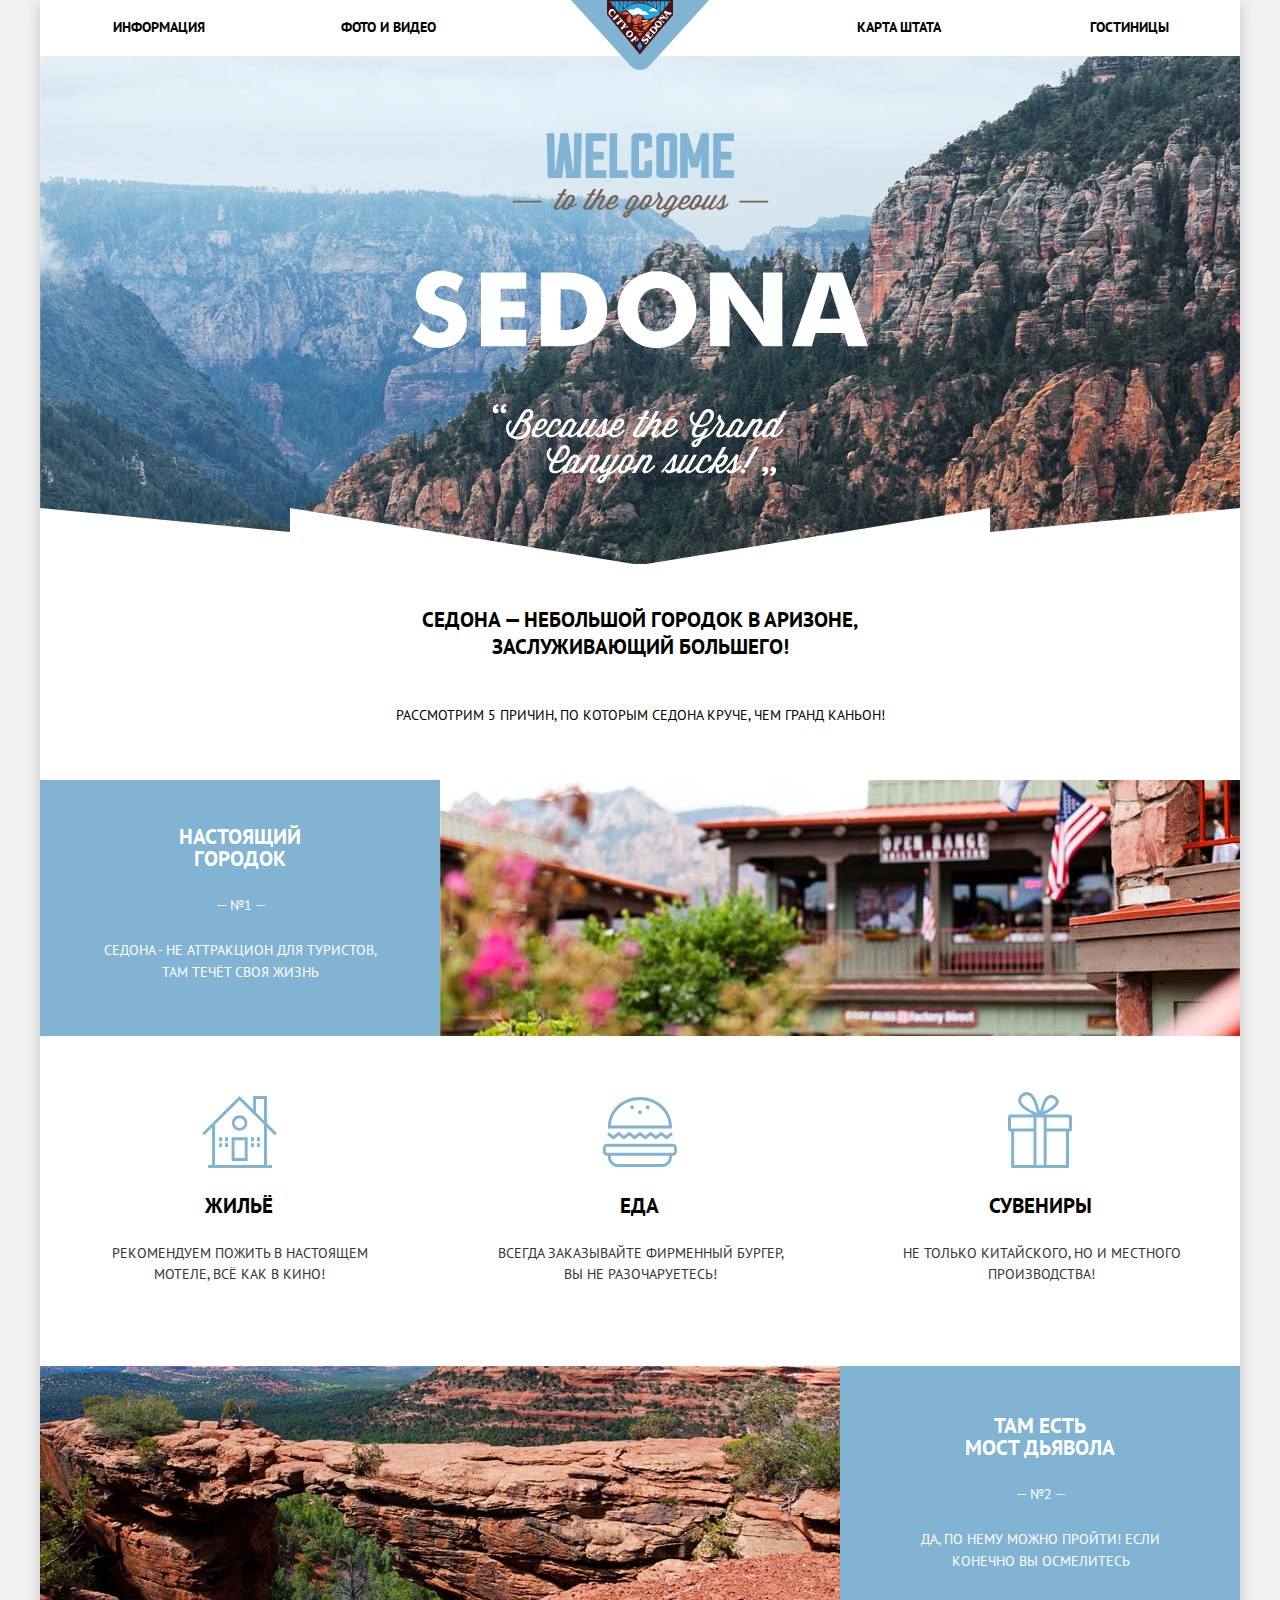
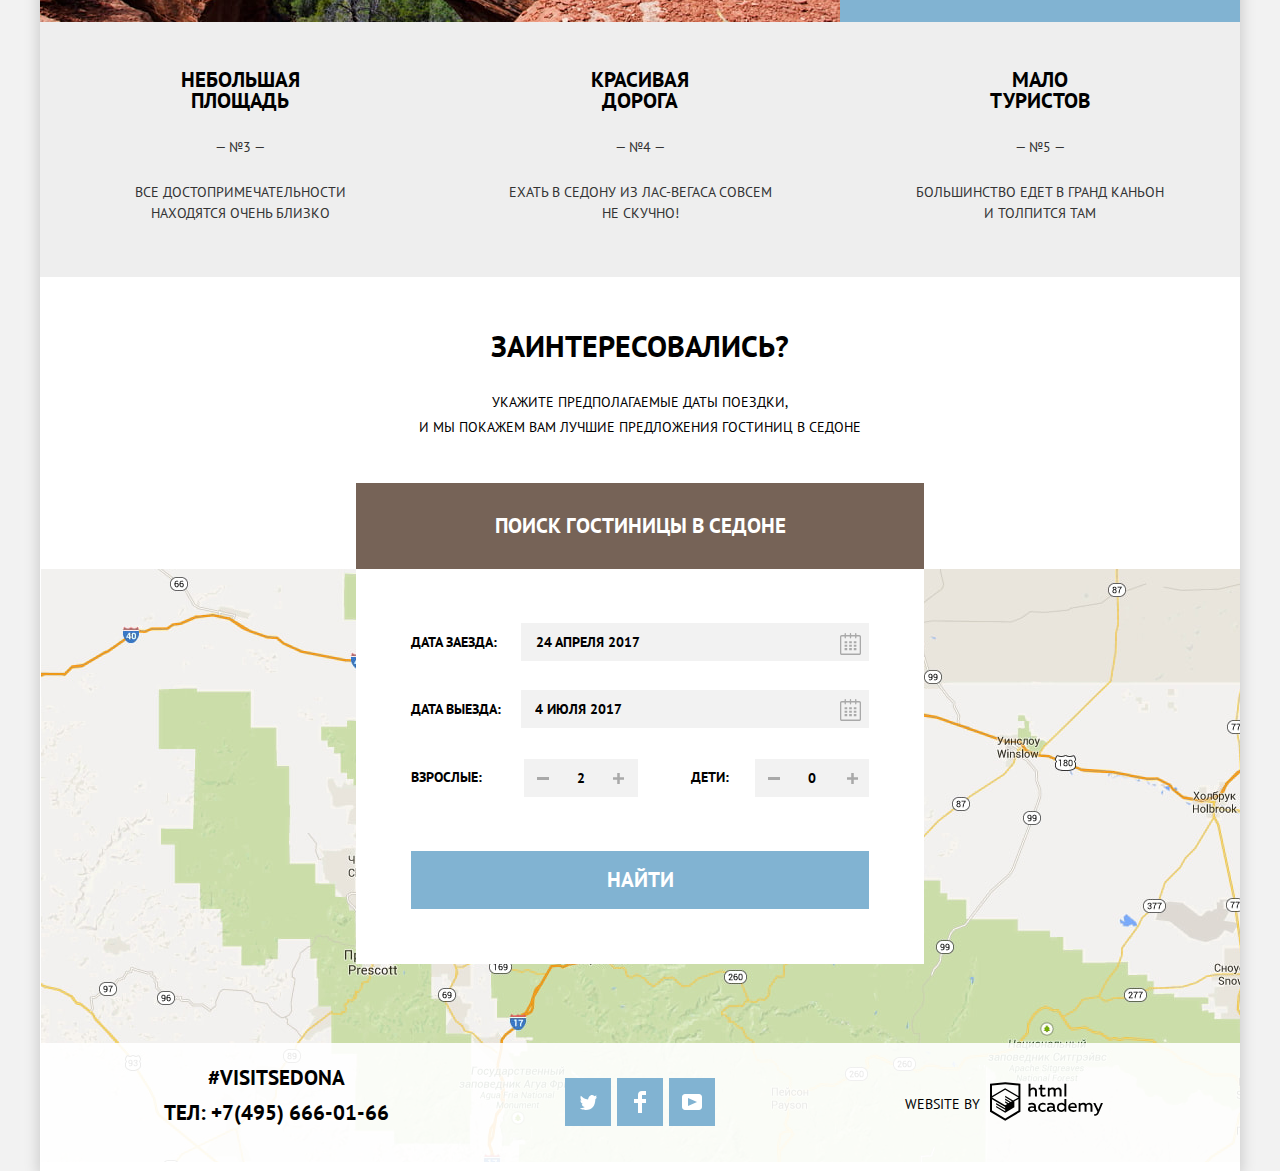
<file: index.html>
<!DOCTYPE html>
<html class="page" lang="ru">
  <head>
    <meta charset="utf-8" />
    <title>HTML Academy: Седона</title>
    <link href="css/normalize.css" rel="stylesheet" />
    <link href="css/style.min.css" rel="stylesheet" />
  </head>

  <body class="page-body">
    <div class="box-body">
      <header class="main-navigation">
        <nav>
          <div class="logo">
            <a class="logo-link" href="">
              <img
                src="img/logo.svg"
                alt="Логотип SEDONA"
                width="138"
                height="70"
              />
            </a>
          </div>
          <ul class="site-navigation">
            <li class="navigation-left">
              <a href="blank.html">Информация</a>
            </li>
            <li class="navigation-left">
              <a href="blank.html">Фото и видео</a>
            </li>
            <li class="navigation-right">
              <a href="blank.html">Карта штата</a>
            </li>
            <li class="navigation-right">
              <a href="catalog.html">Гостиницы</a>
            </li>
          </ul>
        </nav>
      </header>
      <main>
        <h1 class="visually-hidden">Sedona</h1>
        <section class="promo">
          <h2 class="visually-hidden">Промо</h2>
          <div class="welcome">
            <img
              src="img/welcome.svg"
              width="457"
              height="351"
              alt="welcome to the gorgeous SEDONA Because the Grand Canyon sucks "
            />
          </div>
        </section>
        <section class="advantage">
          <h2 class="visually-hidden">5 причин</h2>
          <div class="box-white">
            <p class="larger-text">
              Седона — небольшой городок в Аризоне, заслуживающий большего!
            </p>
            <p class="content-5">
              Рассмотрим 5 причин, по которым Седона круче, чем гранд каньон!
            </p>
          </div>
          <ul class="advantage-items">
            <li class="advantage-item left">
              <div class="full advantage-item-1">
                <div class="content">
                  <h3 class="content-title">Настоящий городок</h3>
                  <p class="content-number">— №1 —</p>
                  <p class="content-text">
                    Седона - не аттракцион для туристов, там течёт своя жизнь
                  </p>
                </div>
                <img
                  class="advantage-foto-1"
                  src="img/image_n1.jpg"
                  width="800"
                  height="256"
                  alt="Городское фото Sedona"
                />
              </div>
              <ul class="real-city">
                <li class="real-city-item real-city-1">
                  <h4>Жильё</h4>
                  <p>Рекомендуем пожить в настоящем мотеле, всё как в кино!</p>
                </li>
                <li class="real-city-item real-city-2">
                  <h4>Еда</h4>
                  <p>
                    Всегда заказывайте фирменный бургер, вы не разочаруетесь!
                  </p>
                </li>
                <li class="real-city-item real-city-3">
                  <h4>Сувениры</h4>
                  <p>Не только китайского, но и местного производства!</p>
                </li>
              </ul>
            </li>
            <li class="advantage-item right">
              <div class="full advantage-item-2">
                <div class="content">
                  <h3 class="content-title">Там есть Мост дьявола</h3>
                  <p class="content-number">— №2 —</p>
                  <p class="content-text">
                    Да, по нему можно пройти! Если конечно вы осмелитесь
                  </p>
                </div>
                <img
                  class="advantage-foto-2"
                  src="img/image_n2.jpg"
                  width="800"
                  height="256"
                  alt="Мост дьявола"
                />
              </div>
            </li>
            <li class="advantage-item grey grey-1">
              <div class="advantage-item-grey">
                <h3>Небольшая площадь</h3>
                <p class="grey-number">— №3 —</p>
                <p>Все достопримечательности находятся очень близко</p>
              </div>
            </li>
            <li class="advantage-item grey grey-2">
              <div class="advantage-item-grey">
                <h3>Красивая дорога</h3>
                <p class="grey-number">— №4 —</p>
                <p>Ехать в Седону из Лас-Вегаса совсем не скучно!</p>
              </div>
            </li>
            <li class="advantage-item grey grey-3">
              <div class="advantage-item-grey">
                <h3>Мало туристов</h3>
                <p class="grey-number">— №5 —</p>
                <p>Большинство едет в Гранд Каньон и толпится там</p>
              </div>
            </li>
          </ul>
        </section>
        <section class="booking">
          <h2 class="visually-hidden">Бронирование</h2>
          <p class="larger-text">Заинтересовались?</p>
          <p>
            Укажите предполагаемые даты поездки,<br />и мы покажем вам лучшие
            предложения гостиниц в Седоне
          </p>
          <button class="btn btn-brown btn-booking" type="button">
            Поиск гостиницы в седоне
          </button>
          <div class="animation-conteiner">
            <section class="search-popup">
              <h2 class="visually-hidden">Поиск гостиницы в Седоне</h2>
              <form
                class="booking-form"
                action="https://echo.htmlacademy.ru"
                method="post"
              >
                <div class="input-container form-start">
                  <label for="start">
                    Дата заезда:
                  </label>
                  <input
                    class="start-data"
                    type="text"
                    name="start"
                    id="start"
                    aria-label="Выберете дату заезда"
                    placeholder="24 апреля 2017"
                  />
                  <button class="calendar" type="button" aria-label="Календарь">
                    <svg
                      xmlns="http://www.w3.org/2000/svg"
                      width="21"
                      height="22"
                      viewBox="0 0 21 22"
                    >
                      <path
                        d="M19.251 2.025h-2.845V.648c0-.381-.294-.689-.656-.689-.363 0-.656.308-.656.689v1.377h-3.938V.648c0-.381-.294-.689-.655-.689-.363 0-.657.308-.657.689v1.377H5.906V.648c0-.381-.294-.689-.656-.689-.363 0-.657.308-.657.689v1.377H1.75C.784 2.025 0 2.847 0 3.862v16.302C0 21.179.784 22 1.75 22h17.501c.966 0 1.749-.821 1.749-1.836V3.862c0-1.015-.783-1.837-1.749-1.837zm.437 18.139a.448.448 0 0 1-.437.459H1.75a.45.45 0 0 1-.438-.459V3.862a.45.45 0 0 1 .438-.459h2.844v1.378c0 .381.294.689.657.689.362 0 .656-.308.656-.689V3.403h3.938v1.378c0 .381.294.689.657.689.361 0 .655-.308.655-.689V3.403h3.938v1.378c0 .381.293.689.656.689.362 0 .656-.308.656-.689V3.403h2.845c.241 0 .437.206.437.459v16.302z"
                      />
                      <path
                        d="M4.594 8.225h2.625v2.066H4.594zM4.594 11.668h2.625v2.067H4.594zM4.594 15.112h2.625v2.066H4.594zM9.188 15.112h2.625v2.066H9.188zM9.188 11.668h2.625v2.067H9.188zM9.188 8.225h2.625v2.066H9.188zM13.781 15.112h2.625v2.066h-2.625zM13.781 11.668h2.625v2.067h-2.625zM13.781 8.225h2.625v2.066h-2.625z"
                      />
                    </svg>
                  </button>
                </div>
                <div class="input-container form-end">
                  <label for="end">
                    Дата выезда:
                  </label>
                  <input
                    class="end-data"
                    type="text"
                    name="end"
                    id="end"
                    aria-label="Выберете дату выезда"
                    placeholder="4 июля 2017"
                  />
                  <button class="calendar" type="button" aria-label="Календарь">
                    <svg
                      xmlns="http://www.w3.org/2000/svg"
                      width="21"
                      height="22"
                      viewBox="0 0 21 22"
                    >
                      <path
                        d="M19.251 2.025h-2.845V.648c0-.381-.294-.689-.656-.689-.363 0-.656.308-.656.689v1.377h-3.938V.648c0-.381-.294-.689-.655-.689-.363 0-.657.308-.657.689v1.377H5.906V.648c0-.381-.294-.689-.656-.689-.363 0-.657.308-.657.689v1.377H1.75C.784 2.025 0 2.847 0 3.862v16.302C0 21.179.784 22 1.75 22h17.501c.966 0 1.749-.821 1.749-1.836V3.862c0-1.015-.783-1.837-1.749-1.837zm.437 18.139a.448.448 0 0 1-.437.459H1.75a.45.45 0 0 1-.438-.459V3.862a.45.45 0 0 1 .438-.459h2.844v1.378c0 .381.294.689.657.689.362 0 .656-.308.656-.689V3.403h3.938v1.378c0 .381.294.689.657.689.361 0 .655-.308.655-.689V3.403h3.938v1.378c0 .381.293.689.656.689.362 0 .656-.308.656-.689V3.403h2.845c.241 0 .437.206.437.459v16.302z"
                      />
                      <path
                        d="M4.594 8.225h2.625v2.066H4.594zM4.594 11.668h2.625v2.067H4.594zM4.594 15.112h2.625v2.066H4.594zM9.188 15.112h2.625v2.066H9.188zM9.188 11.668h2.625v2.067H9.188zM9.188 8.225h2.625v2.066H9.188zM13.781 15.112h2.625v2.066h-2.625zM13.781 11.668h2.625v2.067h-2.625zM13.781 8.225h2.625v2.066h-2.625z"
                      />
                    </svg>
                  </button>
                </div>
                <div class="input-container form-age">
                  <label class="adults" for="adults">
                    Взрослые:
                  </label>
                  <div class="plus-minus">
                    <button
                      class="more-less minus adults-minus"
                      type="button"
                      aria-label="меньше"
                    >
                      <svg
                        width="12"
                        height="3"
                        viewBox="0 0 12 3"
                        xmlns="http://www.w3.org/2000/svg"
                      >
                        <rect width="12" height="3" />
                      </svg>
                    </button>
                    <input
                      class="adults"
                      type="text"
                      name="adults"
                      id="adults"
                      aria-label="Впишите количество взрослых"
                      value="2"
                    />
                    <button
                      class="more-less plus adults-plus"
                      type="button"
                      aria-label="больше"
                    >
                      <svg
                        width="11"
                        height="11"
                        viewBox="0 0 11 11"
                        xmlns="http://www.w3.org/2000/svg"
                      >
                        <path
                          fill-rule="evenodd"
                          clip-rule="evenodd"
                          d="M4.23086 6.76932V11H6.76932V6.76932H11V4.23086H6.76932V0H4.23085V4.23086H0V6.76932H4.23086Z"
                        />
                      </svg>
                    </button>
                  </div>
                  <label class="children" for="children">
                    Дети:
                  </label>
                  <div class="plus-minus">
                    <button
                      class="more-less minus children-minus"
                      type="button"
                      aria-label="меньше"
                    >
                      <svg
                        width="12"
                        height="3"
                        viewBox="0 0 12 3"
                        xmlns="http://www.w3.org/2000/svg"
                      >
                        <rect width="12" height="3" />
                      </svg>
                    </button>
                    <input
                      class="children"
                      type="text"
                      name="children"
                      id="children"
                      aria-label="Впишите количество детей"
                      value="0"
                    />
                    <button
                      class="more-less plus children-plus"
                      type="button"
                      aria-label="больше"
                    >
                      <svg
                        width="11"
                        height="11"
                        viewBox="0 0 11 11"
                        xmlns="http://www.w3.org/2000/svg"
                      >
                        <path
                          fill-rule="evenodd"
                          clip-rule="evenodd"
                          d="M4.23086 6.76932V11H6.76932V6.76932H11V4.23086H6.76932V0H4.23085V4.23086H0V6.76932H4.23086Z"
                        />
                      </svg>
                    </button>
                  </div>
                </div>
                <button class="btn btn-blue" type="submit">Найти</button>
              </form>
            </section>
          </div>

          <div class="map">
            <iframe
              src="https://www.google.com/maps/embed?pb=!1m18!1m12!1m3!1d527926.1338688325!2d-112.09665441399677!3d34.86736485621229!2m3!1f0!2f0!3f0!3m2!1i1024!2i768!4f13.1!3m3!1m2!1s0x872da132f942b00d%3A0x5548c523fa6c8efd!2z0KHQtdC00L7QvdCwLCDQkNGA0LjQt9C-0L3QsCA4NjMzNiwg0KHQqNCQ!5e0!3m2!1sru!2spl!4v1591599778381!5m2!1sru!2spl"
              width="1200"
              height="594"
              style="border: 0;"
              allowfullscreen
              title="Седона, Аризона, 86336, США"
              tabindex="0"
            >
            </iframe>
          </div>
        </section>
      </main>
      <footer class="main-footer main-footer-start">
        <div class="main-footer-conteiner contacts">
          <p class="contacts">#visitsedona</p>
          <p class="contacts-phone">
            тел: <a class="phone" href="tel:+74956660166">+7(495) 666-01-66</a>
          </p>
        </div>
        <div class="main-footer-conteiner social-conteiner">
          <ul class="social">
            <li class="social-item social-tw">
              <a href="https://twitter.com">
                <span class="visually-hidden">Twitter</span>
                <svg
                  xmlns="http://www.w3.org/2000/svg"
                  xmlns:xlink="http://www.w3.org/1999/xlink"
                  width="17"
                  height="15"
                  viewBox="0 0 17 15"
                >
                  <path
                    d="M10.95.144c1.685-.496 2.984.27 3.577 1.179.673-.231 1.331-.481 2.011-.708a2.345 2.345 0 0 1-.857 1.768c.685.17 1.304-.491 1.304-.491-.169 1-1.006 1.788-1.563 2.024-.231 6.75-3.175 11.217-10.077 11.082h-.446c-.41 0-4.164-.46-4.898-1.887 2.271.196 3.893-.422 4.693-1.177-.96-.3-2.679-.477-2.979-2.95.349.106.564.228 1.19.119C1.705 8.247.374 7.53.448 5.33c.285.328 1.067.536 1.34.472C1.085 5.561-.182 2.442.894.85c1.818 1.854 3.735 3.606 7.152 3.773C8.254 2.33 9.183.793 10.95.144z"
                  />
                </svg>
              </a>
            </li>
            <li class="social-item social-fb">
              <a href="https://www.facebook.com/">
                <span class="visually-hidden">Facebook</span>
                <svg
                  xmlns="http://www.w3.org/2000/svg"
                  width="12"
                  height="22"
                  viewBox="0 0 12 22"
                >
                  <path
                    d="M12 4V0H8a4 4 0 0 0-4 4v4H0v4h4v10h4V12h4V8H8V4h4z"
                  />
                </svg>
              </a>
            </li>
            <li class="social-item social-yt">
              <a href="https://www.youtube.com/">
                <span class="visually-hidden">Youtube</span>
                <svg
                  xmlns="http://www.w3.org/2000/svg"
                  xmlns:xlink="http://www.w3.org/1999/xlink"
                  width="20"
                  height="16"
                  viewBox="0 0 20 16"
                >
                  <path
                    d="M17 0H3C1.35 0 0 1.35 0 3v10c0 1.65 1.35 3 3 3h14c1.65 0 3-1.35 3-3V3c0-1.65-1.35-3-3-3zM6.027 11.998V4.002L15.014 8l-8.987 3.998z"
                  />
                </svg>
              </a>
            </li>
          </ul>
        </div>
        <div class="main-footer-conteiner copyright-conteiner">
          <span class="by">Website by </span>
          <a class="copyright" href="https://htmlacademy.ru/intensive/htmlcss">
            <span class="visually-hidden">HTML-academy</span>
            <svg
              id="Layer_1"
              data-name="Layer 1"
              xmlns="http://www.w3.org/2000/svg"
              width="113"
              height="41"
              viewBox="0 0 108.08 36.85"
            >
              <title>logo-htmlacademy-small1</title>
              <path
                d="M44.61,26.88a2,2,0,0,0,.55-0.1v1.33a3.25,3.25,0,0,1-1.18.21,1.67,1.67,0,0,1-1.67-1,4.84,4.84,0,0,1-3.14,1.08c-1.51,0-2.91-.83-2.91-2.55,0-2.13,2-2.79,3.71-2.79a11.08,11.08,0,0,1,2.17.25v-0.3c0-1-.76-1.77-2.19-1.77a7.42,7.42,0,0,0-3,.64v-1.7a10.21,10.21,0,0,1,3.19-.55c2.36,0,3.81,1.12,3.81,3.65v3a0.54,0.54,0,0,0,.49.59h0.17Zm-6.44-1.13A1.35,1.35,0,0,0,39.63,27h0.11a3.39,3.39,0,0,0,2.41-1V24.58a9.72,9.72,0,0,0-1.81-.21c-1,0-2.16.33-2.16,1.38h0Zm12.36-6.11a5,5,0,0,1,2.57.64V22a4.08,4.08,0,0,0-2.3-.7,2.75,2.75,0,1,0,0,5.49,5,5,0,0,0,2.43-.64v1.71a6.27,6.27,0,0,1-2.76.57A4.21,4.21,0,0,1,46,24.51q0-.21,0-0.41a4.32,4.32,0,0,1,4.18-4.46h0.38Zm12.17,7.24a2,2,0,0,0,.55-0.1v1.33a3.25,3.25,0,0,1-1.18.21,1.67,1.67,0,0,1-1.67-1,4.84,4.84,0,0,1-3.14,1.08c-1.51,0-2.91-.83-2.91-2.55,0-2.13,2-2.79,3.71-2.79a11.08,11.08,0,0,1,2.17.25v-0.3c0-1-.76-1.77-2.19-1.77a7.42,7.42,0,0,0-3,.64v-1.7a10.21,10.21,0,0,1,3.19-.55c2.36,0,3.81,1.12,3.81,3.65v3a0.54,0.54,0,0,0,.49.59h0.17Zm-6.44-1.13A1.35,1.35,0,0,0,57.73,27h0.11a3.39,3.39,0,0,0,2.41-1V24.58a9.72,9.72,0,0,0-1.81-.21c-1.06,0-2.16.33-2.16,1.38h0ZM73,16V28.2H71.35V26.88a3.88,3.88,0,0,1-3.19,1.54,4.4,4.4,0,0,1,0-8.78,3.81,3.81,0,0,1,3,1.3V16H73Zm-4.53,5.22a2.76,2.76,0,1,0,0,5.52A2.86,2.86,0,0,0,71.15,25V23A2.91,2.91,0,0,0,68.49,21.27ZM79,19.64c3.31,0,4.46,2.68,3.92,5.09H76.7c0.21,1.5,1.67,2.11,3.19,2.11a6.11,6.11,0,0,0,2.64-.59v1.6a7.14,7.14,0,0,1-3,.57C77,28.42,74.78,27,74.78,24a4.18,4.18,0,0,1,4-4.39H79Zm0.09,1.54a2.28,2.28,0,0,0-2.44,2.1v0.06H81.3A2,2,0,0,0,79.13,21.18Zm5.73,7V19.87h1.65v1a3.81,3.81,0,0,1,2.78-1.27A2.86,2.86,0,0,1,91.89,21a4.12,4.12,0,0,1,2.91-1.33A3.06,3.06,0,0,1,98,23V28.2h-1.9V23.05a1.59,1.59,0,0,0-1.42-1.75H94.42a2.8,2.8,0,0,0-2.07,1.12V28.2h-1.9V23.05A1.59,1.59,0,0,0,89,21.31H88.8a3,3,0,0,0-2.21,1.29v5.63H84.86Zm21.31-8.33h1.9l-3.91,9.46c-0.9,2.17-2.09,2.86-3.35,2.86a4.76,4.76,0,0,1-1.1-.14V30.46a2.86,2.86,0,0,0,.85.12c0.9,0,1.58-.64,2.07-1.9l0.17-.42-4-8.4h2l2.86,6.29ZM38.73,1.46V6.22a3.81,3.81,0,0,1,2.7-1.14,3.25,3.25,0,0,1,3.44,3.4v5.15H43V8.72a1.81,1.81,0,0,0-1.61-2h-0.3a2.93,2.93,0,0,0-2.32,1.39v5.52h-1.9V1.46h1.9ZM49.94,2.31v3h3V6.91h-3v3.81c0,1.1.5,1.46,1.58,1.46a4.49,4.49,0,0,0,1.69-.33v1.6A6.8,6.8,0,0,1,51,13.8a2.55,2.55,0,0,1-2.86-2.74V6.89H46.58V5.26h1.5V2.74Zm5.4,11.31V5.28H57v1A3.81,3.81,0,0,1,59.77,5a2.86,2.86,0,0,1,2.6,1.33A4.12,4.12,0,0,1,65.28,5,3.06,3.06,0,0,1,68.44,8.4v5.21h-1.9V8.46a1.59,1.59,0,0,0-1.42-1.75H64.89a2.8,2.8,0,0,0-2.07,1.12v5.78h-1.9V8.46A1.59,1.59,0,0,0,59.5,6.71H59.27A3,3,0,0,0,57.06,8v5.63H55.34ZM71.17,1.45H73V13.6H71.17V1.45ZM14.71,0H14.55L0,1.54V28.21l14.55,8.66,14.55-8.66V1.54Zm12.5,27.1L14.55,34.64,1.9,27.12V16.18l12.59,7.5V25L5.86,19.9v1.31l8.68,5.21v1.39L5.87,22.65V24l8.68,5.21,8.75-5.24V18.31L27.2,16V27.12Zm0-12.53-3.48,2-1.6,1L14.51,13v1.31L21,18.23H21l-0.14.09-1,.54-5.37-3.2V17l4.24,2.52-1,.67-3.2-1.9v1.31l2.1,1.24L14.5,22.1,2,14.65,14.51,7.11Zm0-1.32L14.49,5.76,1.91,13.25v-10L14.56,1.92,27.21,3.25v10h0Z"
                transform="translate(0 -0.02)"
              />
            </svg>
          </a>
        </div>
      </footer>
    </div>
    <script src="js/script.min.js"></script>
  </body>
</html>
</file>
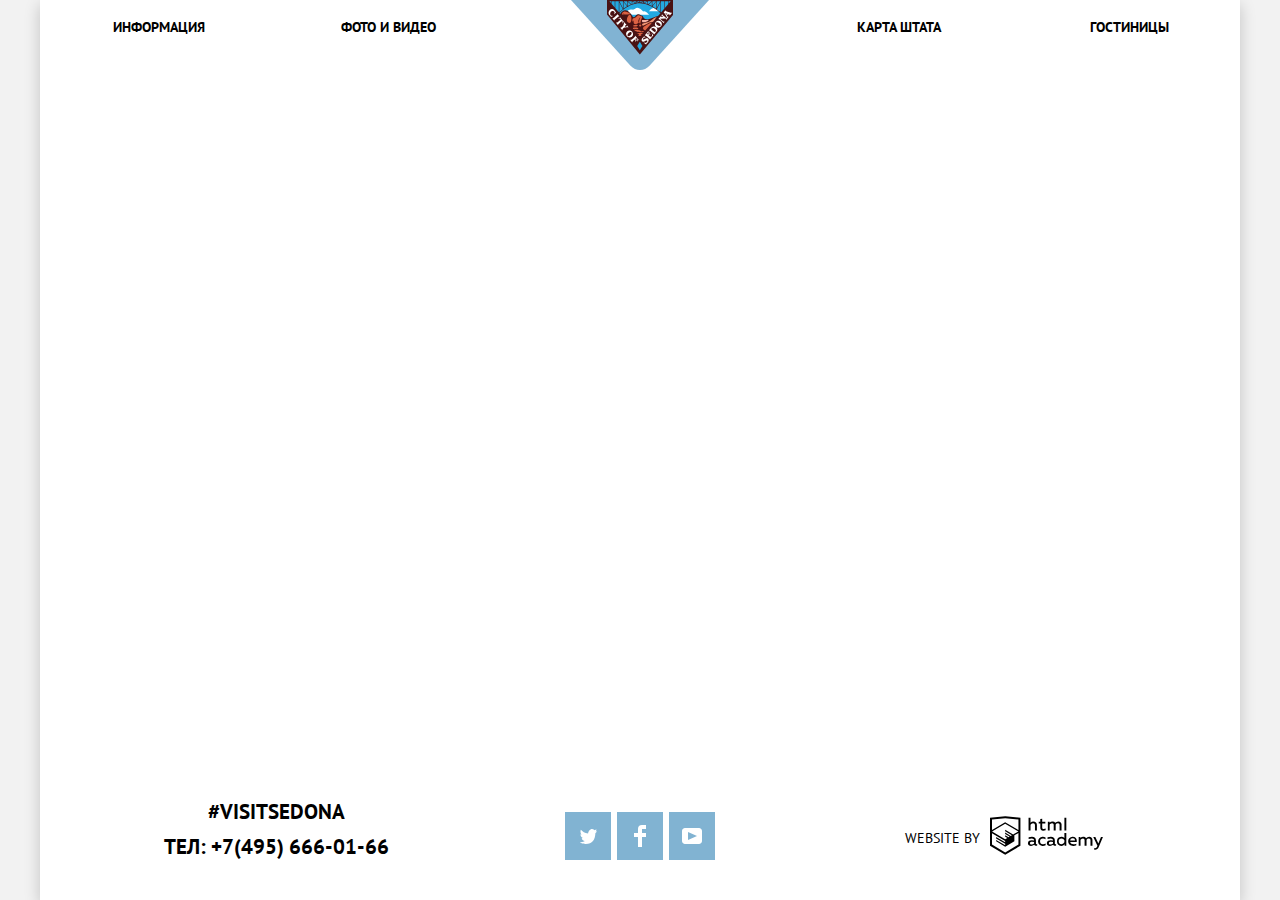
<file: blank.html>
<!DOCTYPE html>
<html class="page" lang="ru">
<head>
  <meta charset="utf-8">
  <title>HTML Academy: Седона</title>
  <link href="css/normalize.css" rel="stylesheet">
  <link href="css/style.min.css" rel="stylesheet">
</head>
<body class="page-body">
  <div class="box-body">
    <header class="main-navigation">
      <nav>
        <a class="logo" href="index.html">
          <img src="img/logo.svg" alt="Логотип SEDONA" width="138" height="70">
        </a>
        <ul class="site-navigation">
          <li class="navigation-left"><a href="blank.html">Информация</a></li>
          <li class="navigation-left"><a href="blank.html">Фото и видео</a></li>
          <li class="navigation-right"><a href="blank.html">Карта штата</a></li>
          <li class="navigation-right"><a href="catalog.html">Гостиницы</a></li>
        </ul>
      </nav>
    </header>
    <footer class="main-footer">
      <div class="main-footer-conteiner contacts">
        <p class="contacts">#visitsedona</p>
        <p class="contacts-phone">
          тел: <a class="phone" href="tel:+74956660166">+7(495) 666-01-66</a>
        </p>
      </div>    
      <div class="main-footer-conteiner social-conteiner">
        <ul class="social">
          <li class="social-item social-tw">
            <a href="https://twitter.com">
              <span class="visually-hidden">Twitter</span>
              <svg xmlns="http://www.w3.org/2000/svg" xmlns:xlink="http://www.w3.org/1999/xlink" width="17" height="15" viewBox="0 0 17 15">
                <path d="M10.95.144c1.685-.496 2.984.27 3.577 1.179.673-.231 1.331-.481 2.011-.708a2.345 2.345 0 0 1-.857 1.768c.685.17 1.304-.491 1.304-.491-.169 1-1.006 1.788-1.563 2.024-.231 6.75-3.175 11.217-10.077 11.082h-.446c-.41 0-4.164-.46-4.898-1.887 2.271.196 3.893-.422 4.693-1.177-.96-.3-2.679-.477-2.979-2.95.349.106.564.228 1.19.119C1.705 8.247.374 7.53.448 5.33c.285.328 1.067.536 1.34.472C1.085 5.561-.182 2.442.894.85c1.818 1.854 3.735 3.606 7.152 3.773C8.254 2.33 9.183.793 10.95.144z"/>
              </svg>
            </a>
          </li>
          <li class="social-item social-fb">
            <a href="https://www.facebook.com/">
              <span class="visually-hidden">Facebook</span> 
              <svg xmlns="http://www.w3.org/2000/svg" width="12" height="22" viewBox="0 0 12 22"><path d="M12 4V0H8a4 4 0 0 0-4 4v4H0v4h4v10h4V12h4V8H8V4h4z"/></svg>
            </a>
          </li>
          <li class="social-item social-yt">
            <a href="https://www.youtube.com/">
              <span class="visually-hidden">Youtube</span>
              <svg xmlns="http://www.w3.org/2000/svg" xmlns:xlink="http://www.w3.org/1999/xlink" width="20" height="16" viewBox="0 0 20 16">
                <path d="M17 0H3C1.35 0 0 1.35 0 3v10c0 1.65 1.35 3 3 3h14c1.65 0 3-1.35 3-3V3c0-1.65-1.35-3-3-3zM6.027 11.998V4.002L15.014 8l-8.987 3.998z"/>
              </svg>
            </a>
          </li>
        </ul>
      </div>        
      <div class="main-footer-conteiner copyright-conteiner">        
        <span class="by">Website by </span>
        <a class="copyright" href="https://htmlacademy.ru/intensive/htmlcss">        
          <span class="visually-hidden">HTML-academy</span>
          <svg id="Layer_1" data-name="Layer 1" xmlns="http://www.w3.org/2000/svg"  width="113" height="41" viewBox="0 0 108.08 36.85"><title>logo-htmlacademy-small1</title>
            <path d="M44.61,26.88a2,2,0,0,0,.55-0.1v1.33a3.25,3.25,0,0,1-1.18.21,1.67,1.67,0,0,1-1.67-1,4.84,4.84,0,0,1-3.14,1.08c-1.51,0-2.91-.83-2.91-2.55,0-2.13,2-2.79,3.71-2.79a11.08,11.08,0,0,1,2.17.25v-0.3c0-1-.76-1.77-2.19-1.77a7.42,7.42,0,0,0-3,.64v-1.7a10.21,10.21,0,0,1,3.19-.55c2.36,0,3.81,1.12,3.81,3.65v3a0.54,0.54,0,0,0,.49.59h0.17Zm-6.44-1.13A1.35,1.35,0,0,0,39.63,27h0.11a3.39,3.39,0,0,0,2.41-1V24.58a9.72,9.72,0,0,0-1.81-.21c-1,0-2.16.33-2.16,1.38h0Zm12.36-6.11a5,5,0,0,1,2.57.64V22a4.08,4.08,0,0,0-2.3-.7,2.75,2.75,0,1,0,0,5.49,5,5,0,0,0,2.43-.64v1.71a6.27,6.27,0,0,1-2.76.57A4.21,4.21,0,0,1,46,24.51q0-.21,0-0.41a4.32,4.32,0,0,1,4.18-4.46h0.38Zm12.17,7.24a2,2,0,0,0,.55-0.1v1.33a3.25,3.25,0,0,1-1.18.21,1.67,1.67,0,0,1-1.67-1,4.84,4.84,0,0,1-3.14,1.08c-1.51,0-2.91-.83-2.91-2.55,0-2.13,2-2.79,3.71-2.79a11.08,11.08,0,0,1,2.17.25v-0.3c0-1-.76-1.77-2.19-1.77a7.42,7.42,0,0,0-3,.64v-1.7a10.21,10.21,0,0,1,3.19-.55c2.36,0,3.81,1.12,3.81,3.65v3a0.54,0.54,0,0,0,.49.59h0.17Zm-6.44-1.13A1.35,1.35,0,0,0,57.73,27h0.11a3.39,3.39,0,0,0,2.41-1V24.58a9.72,9.72,0,0,0-1.81-.21c-1.06,0-2.16.33-2.16,1.38h0ZM73,16V28.2H71.35V26.88a3.88,3.88,0,0,1-3.19,1.54,4.4,4.4,0,0,1,0-8.78,3.81,3.81,0,0,1,3,1.3V16H73Zm-4.53,5.22a2.76,2.76,0,1,0,0,5.52A2.86,2.86,0,0,0,71.15,25V23A2.91,2.91,0,0,0,68.49,21.27ZM79,19.64c3.31,0,4.46,2.68,3.92,5.09H76.7c0.21,1.5,1.67,2.11,3.19,2.11a6.11,6.11,0,0,0,2.64-.59v1.6a7.14,7.14,0,0,1-3,.57C77,28.42,74.78,27,74.78,24a4.18,4.18,0,0,1,4-4.39H79Zm0.09,1.54a2.28,2.28,0,0,0-2.44,2.1v0.06H81.3A2,2,0,0,0,79.13,21.18Zm5.73,7V19.87h1.65v1a3.81,3.81,0,0,1,2.78-1.27A2.86,2.86,0,0,1,91.89,21a4.12,4.12,0,0,1,2.91-1.33A3.06,3.06,0,0,1,98,23V28.2h-1.9V23.05a1.59,1.59,0,0,0-1.42-1.75H94.42a2.8,2.8,0,0,0-2.07,1.12V28.2h-1.9V23.05A1.59,1.59,0,0,0,89,21.31H88.8a3,3,0,0,0-2.21,1.29v5.63H84.86Zm21.31-8.33h1.9l-3.91,9.46c-0.9,2.17-2.09,2.86-3.35,2.86a4.76,4.76,0,0,1-1.1-.14V30.46a2.86,2.86,0,0,0,.85.12c0.9,0,1.58-.64,2.07-1.9l0.17-.42-4-8.4h2l2.86,6.29ZM38.73,1.46V6.22a3.81,3.81,0,0,1,2.7-1.14,3.25,3.25,0,0,1,3.44,3.4v5.15H43V8.72a1.81,1.81,0,0,0-1.61-2h-0.3a2.93,2.93,0,0,0-2.32,1.39v5.52h-1.9V1.46h1.9ZM49.94,2.31v3h3V6.91h-3v3.81c0,1.1.5,1.46,1.58,1.46a4.49,4.49,0,0,0,1.69-.33v1.6A6.8,6.8,0,0,1,51,13.8a2.55,2.55,0,0,1-2.86-2.74V6.89H46.58V5.26h1.5V2.74Zm5.4,11.31V5.28H57v1A3.81,3.81,0,0,1,59.77,5a2.86,2.86,0,0,1,2.6,1.33A4.12,4.12,0,0,1,65.28,5,3.06,3.06,0,0,1,68.44,8.4v5.21h-1.9V8.46a1.59,1.59,0,0,0-1.42-1.75H64.89a2.8,2.8,0,0,0-2.07,1.12v5.78h-1.9V8.46A1.59,1.59,0,0,0,59.5,6.71H59.27A3,3,0,0,0,57.06,8v5.63H55.34ZM71.17,1.45H73V13.6H71.17V1.45ZM14.71,0H14.55L0,1.54V28.21l14.55,8.66,14.55-8.66V1.54Zm12.5,27.1L14.55,34.64,1.9,27.12V16.18l12.59,7.5V25L5.86,19.9v1.31l8.68,5.21v1.39L5.87,22.65V24l8.68,5.21,8.75-5.24V18.31L27.2,16V27.12Zm0-12.53-3.48,2-1.6,1L14.51,13v1.31L21,18.23H21l-0.14.09-1,.54-5.37-3.2V17l4.24,2.52-1,.67-3.2-1.9v1.31l2.1,1.24L14.5,22.1,2,14.65,14.51,7.11Zm0-1.32L14.49,5.76,1.91,13.25v-10L14.56,1.92,27.21,3.25v10h0Z" transform="translate(0 -0.02)"/>
          </svg>      
        </a>      
      </div>      
    </footer> 
  </div>

</body>
</html>
</file>
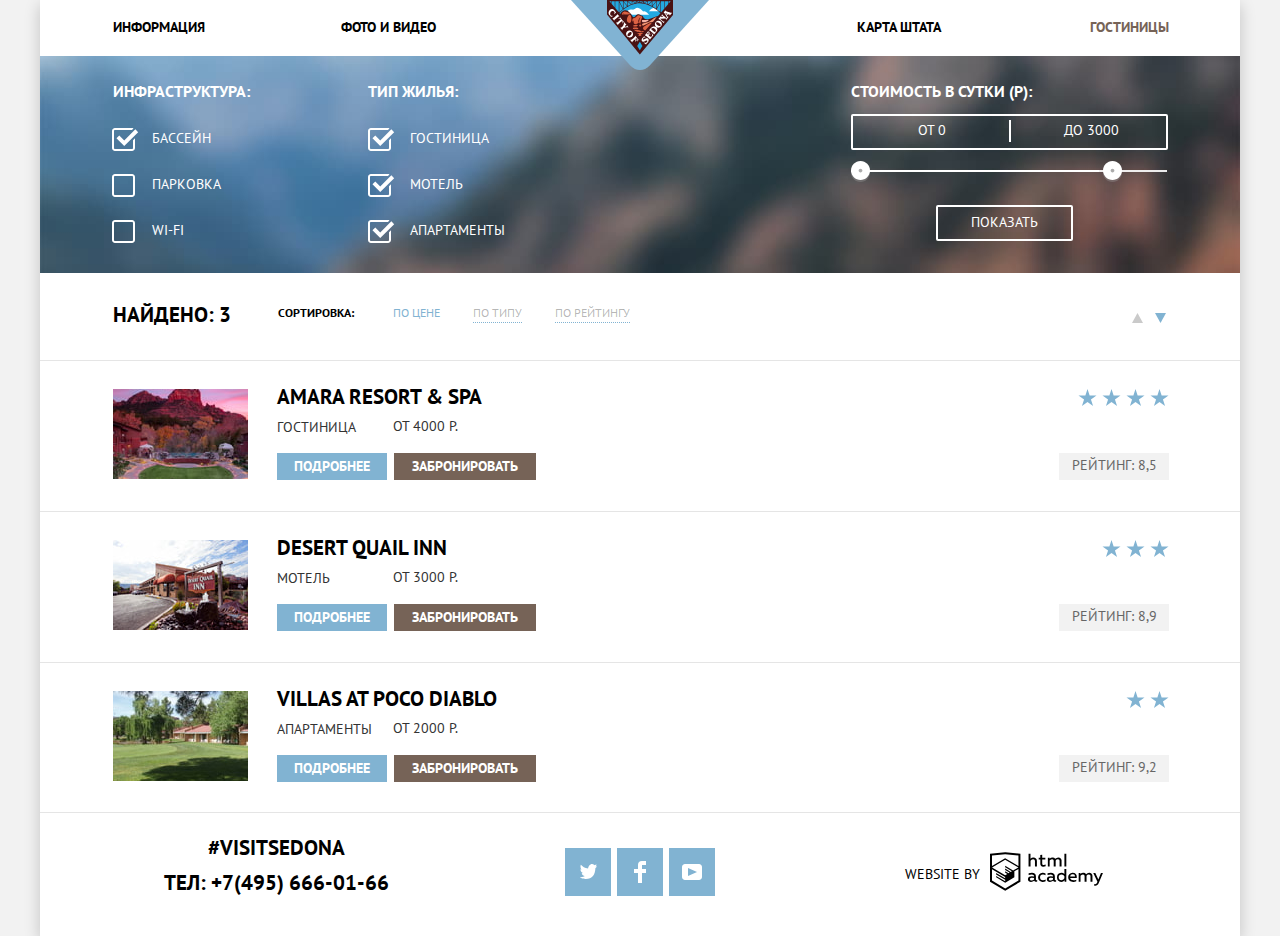
<file: catalog.html>
<!DOCTYPE html>
<html class="page" lang="ru">

<head>
  <meta charset="utf-8">
  <title>HTML Academy: Седона</title>
  <link href="css/normalize.css" rel="stylesheet">
  <link href="css/style.min.css" rel="stylesheet">
</head>

<body class="page-body">
  <div class="box-body">
    <header class="main-navigation">
      <nav>
        <a class="logo" href="index.html">
          <img src="img/logo.svg" alt="Логотип SEDONA" width="138" height="70">
        </a>
        <ul class="site-navigation">
          <li class="navigation-left"><a href="blank.html">Информация</a></li>
          <li class="navigation-left"><a href="blank.html">Фото и видео</a></li>
          <li class="navigation-right"><a href="blank.html">Карта штата</a></li>
          <li class="navigation-right"><a>Гостиницы</a></li>
        </ul>
      </nav>
    </header>
    <main>
      <h1 class="visually-hidden">Результаты поиска</h1>
      <section class="search">
        <h2 class="visually-hidden">Фильтр гостиниц</h2>
        <form action="https://echo.htmlacademy.ru" method="get">
          <div class="filter">              
            <fieldset class="filter-infrastructure">
              <legend>Инфраструктура:</legend>
              <ul class="infrastucture-items">
                <li class="infrastucture-item">
                  <input class="check-input" type="checkbox" name="pool" id="filter-pool" checked>
                  <label class="check" for="filter-pool"> Бассейн
                  </label>
                </li>
                <li class="infrastucture-item">
                  <input class="check-input" type="checkbox" name="parking" id="filter-parking">
                  <label class="check" for="filter-parking">
                    Парковка
                  </label>
                </li>
                <li class="infrastucture-item">
                  <input class="check-input" type="checkbox" name="wi-fi" id="filter-wi-fi">
                  <label class="check" for="filter-wi-fi">
                    Wi-Fi
                  </label>
                </li>
              </ul>
            </fieldset> 
            <fieldset class="filter-type">
              <legend>Тип жилья:</legend>
              <ul class="type-items">
                <li class="type-item">
                  <input class="check-input" type="checkbox" name="hotel" id="filter-hotel" checked>
                  <label class="check" for="filter-hotel">Гостиница</label>
                </li>
                <li class="type-item">
                  <input class="check-input" type="checkbox" name="motel" id="filter-motel" checked>
                  <label class="check" for="filter-motel">Мотель</label>
                </li>
                <li class="type-item">
                  <input class="check-input" type="checkbox" name="apartament" id="filter-apartament" checked>
                  <label class="check" for="filter-apartament">Апартаменты</label>
                </li>
              </ul>
            </fieldset>              
            <div class="filter-price">
              <fieldset class="filter-item">
                <legend>Стоимость в сутки (Р):</legend>
                <div class="range-filter">
                  <div class="price-controls border">
                    <div class="price-center price-center-min">
                      <label class="price-item min-price" for="min-price">от </label>
                      <input type="text" name="min-price" id="min-price" value="0">
                    </div>
                    <div class="price-center price-center-max">
                      <label class="price-item max-price" for="max-price">до </label>
                      <input type="text" name="max-price" id="max-price" value="3000">
                    </div>
                  </div>
                  <div class="range-controls">
                    <div class="scale">
                      <div class="bar"></div>
                    </div>
                    <div class="toggle toggle-min" tabindex="0"></div>
                    <div class="toggle toggle-max" tabindex="0"></div>
                  </div>
                </div>
              </fieldset>
              <button class="btn border" type="submit">Показать</button>
            </div>
          </div>
        </form>
      </section>
      <section class="results">
        <h2 class="visually-hidden">Список гостиниц</h2>
        <div class="sorting">
          <span class="show-results">
            НАЙДЕНО: 3
          </span>
          <section class="sorting-rating">
            <h4>Сортировка:</h4>
            <ul class="sorting-list">
              <li class="sorting-option">
                <button class="btn active" type="button">По цене</button>
              </li>
              <li class="sorting-option">
                <button class="btn not-active" type="button">По типу</button>
              </li>
              <li class="sorting-option">
                <button class="btn not-active" type="button">По рейтингу</button>
              </li>
            </ul>
          </section>
          <section class="sorting-price">
            <h4 class="visually-hidden">Сортировка по цене</h4>
            <ul class="sorting-up-down">
              <li class="sorting-down ">
                <button class="btn not-active" type="button" aria-label="по убыванию">
                  <svg width="11" height="10" viewBox="0 0 11 10" xmlns="http://www.w3.org/2000/svg">
                    <path d="M5.5 0L0 10H11L5.5 0Z" />
                  </svg>
                </button>
              </li>
              <li class="sorting-up not-active">
                <button class="btn active" type="button" aria-label="по возрастанию">
                  <svg width="11" height="10" viewBox="0 0 11 10" xmlns="http://www.w3.org/2000/svg">
                    <path d="M5.5 10L0 0H11" />
                  </svg>
                </button>
              </li>
            </ul>
          </section>
        </div>
        <ul class="hotel-list">
          <li class="hotel-item amara">
            <article>
              <img class="item-image" src="img/amara.jpg" width="135" height="90" alt="Гостиница Amara Resort & Spa">
              <div class="item-content">
                <h3><a class="title" href="blank.html">Amara Resort & Spa</a></h3>
                <p class="price">
                  <span class="price-title">Гостиница</span><span class="price-item">От 4000 Р.</span>
                </p>
                <div class="hotel-botton">
                  <a class="btn btn-blue" href="">Подробнее</a>
                  <button class="btn btn-brown" type="button">Забронировать</button>
                </div>
              </div>
              <div class="item-info">
                <h4 class="visually-hidden">4 звёзды</h4>
                <ul class="stars">
                  <li class="star"><img src="img/star.svg" width="19" height="17" alt="Звёздочка"></li>
                  <li class="star"><img src="img/star.svg" width="19" height="17" alt="Звёздочка"></li>
                  <li class="star"><img src="img/star.svg" width="19" height="17" alt="Звёздочка"></li>
                  <li class="star"><img src="img/star.svg" width="19" height="17" alt="Звёздочка"></li>
                </ul>
                <p class="rating">Рейтинг: <span class="rating-item">8,5</span></p>
              </div>
            </article>
          </li>
          <li class="hotel-item desert">
            <article>
              <img class="item-image" src="img/desert.jpg" width="135" height="90" alt="Мотель Desert Quail Inn">
              <div class="item-content">
                <h3><a class="title" href="blank.html">Desert Quail Inn</a></h3>
                <p class="price">
                  <span class="price-title">Мотель</span><span class="price-item">От 3000 Р.</span>
                </p>
                <div class="hotel-botton">
                  <a class="btn btn-blue" href="blank.html">Подробнее</a>
                  <button class="btn btn-brown" type="button">Забронировать</button>
                </div>
              </div>
              <div class="item-info">
                <h4 class="visually-hidden">3 звезды</h4>
                <ul class="stars">
                  <li class="star"><img src="img/star.svg" width="19" height="17" alt="Звёздочка"></li>
                  <li class="star"><img src="img/star.svg" width="19" height="17" alt="Звёздочка"></li>
                  <li class="star"><img src="img/star.svg" width="19" height="17" alt="Звёздочка"></li>
                </ul>
                <p class="rating">Рейтинг: <span class="rating-item">8,9</span></p>
              </div>
            </article>
          </li>
          <li class="hotel-item villas">
            <article>
              <img class="item-image" src="img/villas.jpg" width="135" height="90"
                alt="Апартаменты Villas at Poco Diablo">
              <div class="item-content">
                <h3><a class="title" href="blank.html">Villas at Poco Diablo</a></h3>
                <p class="price">
                  <span class="price-title">Апартаменты</span><span class="price-item">От 2000 Р.</span>
                </p>
                <div class="hotel-botton">
                  <a class="btn btn-blue" href="blank.html">Подробнее</a>
                  <button class="btn btn-brown" type="button">Забронировать</button>
                </div>
              </div>
              <div class="item-info">
                <h4 class="visually-hidden">2 звезды</h4>
                <ul class="stars">
                  <li class="star"><img src="img/star.svg" width="19" height="17" alt="Звёздочка"></li>
                  <li class="star"><img src="img/star.svg" width="19" height="17" alt="Звёздочка"></li>
                </ul>
                <p class="rating">Рейтинг: <span class="rating-item">9,2</span></p>
              </div>
            </article>
          </li>
        </ul>
      </section>
    </main>
    <footer class="main-footer">
      <div class="main-footer-conteiner contacts">
        <p class="contacts">#visitsedona</p>
        <p class="contacts-phone">
          тел: <a class="phone" href="tel:+74956660166">+7(495) 666-01-66</a>
        </p>
      </div>
      <div class="main-footer-conteiner social-conteiner">
        <ul class="social">
          <li class="social-item social-tw">
            <a href="https://twitter.com">
              <span class="visually-hidden">Twitter</span>
              <svg xmlns="http://www.w3.org/2000/svg" xmlns:xlink="http://www.w3.org/1999/xlink" width="17" height="15"
                viewBox="0 0 17 15">
                <path
                  d="M10.95.144c1.685-.496 2.984.27 3.577 1.179.673-.231 1.331-.481 2.011-.708a2.345 2.345 0 0 1-.857 1.768c.685.17 1.304-.491 1.304-.491-.169 1-1.006 1.788-1.563 2.024-.231 6.75-3.175 11.217-10.077 11.082h-.446c-.41 0-4.164-.46-4.898-1.887 2.271.196 3.893-.422 4.693-1.177-.96-.3-2.679-.477-2.979-2.95.349.106.564.228 1.19.119C1.705 8.247.374 7.53.448 5.33c.285.328 1.067.536 1.34.472C1.085 5.561-.182 2.442.894.85c1.818 1.854 3.735 3.606 7.152 3.773C8.254 2.33 9.183.793 10.95.144z" />
              </svg>
            </a>
          </li>
          <li class="social-item social-fb">
            <a href="https://www.facebook.com/">
              <span class="visually-hidden">Facebook</span>
              <svg xmlns="http://www.w3.org/2000/svg" width="12" height="22" viewBox="0 0 12 22">
                <path d="M12 4V0H8a4 4 0 0 0-4 4v4H0v4h4v10h4V12h4V8H8V4h4z" /></svg>
            </a>
          </li>
          <li class="social-item social-yt">
            <a href="https://www.youtube.com/">
              <span class="visually-hidden">Youtube</span>
              <svg xmlns="http://www.w3.org/2000/svg" xmlns:xlink="http://www.w3.org/1999/xlink" width="20" height="16"
                viewBox="0 0 20 16">
                <path
                  d="M17 0H3C1.35 0 0 1.35 0 3v10c0 1.65 1.35 3 3 3h14c1.65 0 3-1.35 3-3V3c0-1.65-1.35-3-3-3zM6.027 11.998V4.002L15.014 8l-8.987 3.998z" />
              </svg>
            </a>
          </li>
        </ul>
      </div>
      <div class="main-footer-conteiner copyright-conteiner">
        <span class="by">Website by </span>
        <a class="copyright" href="https://htmlacademy.ru/intensive/htmlcss">
          <span class="visually-hidden">HTML-academy</span>
          <svg id="Layer_1" data-name="Layer 1" xmlns="http://www.w3.org/2000/svg" width="113" height="41"
            viewBox="0 0 108.08 36.85">
            <title>logo-htmlacademy-small1</title>
            <path
              d="M44.61,26.88a2,2,0,0,0,.55-0.1v1.33a3.25,3.25,0,0,1-1.18.21,1.67,1.67,0,0,1-1.67-1,4.84,4.84,0,0,1-3.14,1.08c-1.51,0-2.91-.83-2.91-2.55,0-2.13,2-2.79,3.71-2.79a11.08,11.08,0,0,1,2.17.25v-0.3c0-1-.76-1.77-2.19-1.77a7.42,7.42,0,0,0-3,.64v-1.7a10.21,10.21,0,0,1,3.19-.55c2.36,0,3.81,1.12,3.81,3.65v3a0.54,0.54,0,0,0,.49.59h0.17Zm-6.44-1.13A1.35,1.35,0,0,0,39.63,27h0.11a3.39,3.39,0,0,0,2.41-1V24.58a9.72,9.72,0,0,0-1.81-.21c-1,0-2.16.33-2.16,1.38h0Zm12.36-6.11a5,5,0,0,1,2.57.64V22a4.08,4.08,0,0,0-2.3-.7,2.75,2.75,0,1,0,0,5.49,5,5,0,0,0,2.43-.64v1.71a6.27,6.27,0,0,1-2.76.57A4.21,4.21,0,0,1,46,24.51q0-.21,0-0.41a4.32,4.32,0,0,1,4.18-4.46h0.38Zm12.17,7.24a2,2,0,0,0,.55-0.1v1.33a3.25,3.25,0,0,1-1.18.21,1.67,1.67,0,0,1-1.67-1,4.84,4.84,0,0,1-3.14,1.08c-1.51,0-2.91-.83-2.91-2.55,0-2.13,2-2.79,3.71-2.79a11.08,11.08,0,0,1,2.17.25v-0.3c0-1-.76-1.77-2.19-1.77a7.42,7.42,0,0,0-3,.64v-1.7a10.21,10.21,0,0,1,3.19-.55c2.36,0,3.81,1.12,3.81,3.65v3a0.54,0.54,0,0,0,.49.59h0.17Zm-6.44-1.13A1.35,1.35,0,0,0,57.73,27h0.11a3.39,3.39,0,0,0,2.41-1V24.58a9.72,9.72,0,0,0-1.81-.21c-1.06,0-2.16.33-2.16,1.38h0ZM73,16V28.2H71.35V26.88a3.88,3.88,0,0,1-3.19,1.54,4.4,4.4,0,0,1,0-8.78,3.81,3.81,0,0,1,3,1.3V16H73Zm-4.53,5.22a2.76,2.76,0,1,0,0,5.52A2.86,2.86,0,0,0,71.15,25V23A2.91,2.91,0,0,0,68.49,21.27ZM79,19.64c3.31,0,4.46,2.68,3.92,5.09H76.7c0.21,1.5,1.67,2.11,3.19,2.11a6.11,6.11,0,0,0,2.64-.59v1.6a7.14,7.14,0,0,1-3,.57C77,28.42,74.78,27,74.78,24a4.18,4.18,0,0,1,4-4.39H79Zm0.09,1.54a2.28,2.28,0,0,0-2.44,2.1v0.06H81.3A2,2,0,0,0,79.13,21.18Zm5.73,7V19.87h1.65v1a3.81,3.81,0,0,1,2.78-1.27A2.86,2.86,0,0,1,91.89,21a4.12,4.12,0,0,1,2.91-1.33A3.06,3.06,0,0,1,98,23V28.2h-1.9V23.05a1.59,1.59,0,0,0-1.42-1.75H94.42a2.8,2.8,0,0,0-2.07,1.12V28.2h-1.9V23.05A1.59,1.59,0,0,0,89,21.31H88.8a3,3,0,0,0-2.21,1.29v5.63H84.86Zm21.31-8.33h1.9l-3.91,9.46c-0.9,2.17-2.09,2.86-3.35,2.86a4.76,4.76,0,0,1-1.1-.14V30.46a2.86,2.86,0,0,0,.85.12c0.9,0,1.58-.64,2.07-1.9l0.17-.42-4-8.4h2l2.86,6.29ZM38.73,1.46V6.22a3.81,3.81,0,0,1,2.7-1.14,3.25,3.25,0,0,1,3.44,3.4v5.15H43V8.72a1.81,1.81,0,0,0-1.61-2h-0.3a2.93,2.93,0,0,0-2.32,1.39v5.52h-1.9V1.46h1.9ZM49.94,2.31v3h3V6.91h-3v3.81c0,1.1.5,1.46,1.58,1.46a4.49,4.49,0,0,0,1.69-.33v1.6A6.8,6.8,0,0,1,51,13.8a2.55,2.55,0,0,1-2.86-2.74V6.89H46.58V5.26h1.5V2.74Zm5.4,11.31V5.28H57v1A3.81,3.81,0,0,1,59.77,5a2.86,2.86,0,0,1,2.6,1.33A4.12,4.12,0,0,1,65.28,5,3.06,3.06,0,0,1,68.44,8.4v5.21h-1.9V8.46a1.59,1.59,0,0,0-1.42-1.75H64.89a2.8,2.8,0,0,0-2.07,1.12v5.78h-1.9V8.46A1.59,1.59,0,0,0,59.5,6.71H59.27A3,3,0,0,0,57.06,8v5.63H55.34ZM71.17,1.45H73V13.6H71.17V1.45ZM14.71,0H14.55L0,1.54V28.21l14.55,8.66,14.55-8.66V1.54Zm12.5,27.1L14.55,34.64,1.9,27.12V16.18l12.59,7.5V25L5.86,19.9v1.31l8.68,5.21v1.39L5.87,22.65V24l8.68,5.21,8.75-5.24V18.31L27.2,16V27.12Zm0-12.53-3.48,2-1.6,1L14.51,13v1.31L21,18.23H21l-0.14.09-1,.54-5.37-3.2V17l4.24,2.52-1,.67-3.2-1.9v1.31l2.1,1.24L14.5,22.1,2,14.65,14.51,7.11Zm0-1.32L14.49,5.76,1.91,13.25v-10L14.56,1.92,27.21,3.25v10h0Z"
              transform="translate(0 -0.02)" />
          </svg>
        </a>
      </div>
    </footer>
  </div>

</body>

</html>
</file>
<file: css/style.min.css>
@-webkit-keyframes bounce{0%{transform:translateY(-400px)}70%{transform:translateY(30px)}90%{transform:translateY(-10px)}to{transform:translateY(0)}}@keyframes bounce{0%{transform:translateY(-400px)}70%{transform:translateY(30px)}90%{transform:translateY(-10px)}to{transform:translateY(0)}}@-webkit-keyframes shake{0%,to{transform:translateX(0)}10%,30%,50%,70%,90%{transform:translateX(-10px)}20%,40%,60%,80%{transform:translateX(10px)}}@keyframes shake{0%,to{transform:translateX(0)}10%,30%,50%,70%,90%{transform:translateX(-10px)}20%,40%,60%,80%{transform:translateX(10px)}}@font-face{font-family:"PT Sans";src:url(../fonts/pt-sans-regular.woff) format("woff2"),url(../fonts/pt-sans-regular.woff) format("woff");font-weight:400;font-style:normal}@font-face{font-family:"PT Sans";src:url(../fonts/pt-sans-700.woff2) format("woff2"),url(../fonts/pt-sans-700.woff) format("woff");font-weight:700;font-style:normal}:root{--basic-text: #000000;--basic-white: #ffffff;--basic-transparent-white: rgba(255, 255, 255, 0.9);--basic-transparent-black: rgba(0, 0, 0, 0.3);--basic-btn-opscity: rgba(225, 225, 225, 0.3);--basic-blue: #81b3d2;--basic-dark-blue: #669ec0;--basic-darkest-blue: #5496bd;--basic-dark: #333333;--basic-grey: #eeeeee;--basic-dark-grey: #a9a9a9;--basic-light-grey: #f2f2f2;--basic-brown: #766357;--basic-dark-brown: #604e43;--basic-darkest-brown: #503e33;--basic-grey-brown: #666666;--basic-input-hover: #ebebeb;--basic-input-border: #e5e5e5;--basic-copyright-active: #bdbbbc;--basic-sort: #cacaca;--basic-disabled: #6a6a6a;--basic-error: red}body{font-family:"PT Sans",Arial,Helvetica,sans-serif;font-size:14px;line-height:21px;font-weight:400;text-align:center;color:var(--basic-text);text-transform:uppercase;background-color:var(--basic-light-grey)}.box-body{width:1200px;margin:auto;background-color:var(--basic-white);box-shadow:0 5px 15px rgba(0,1,1,.2)}img{max-width:100%}a{text-decoration:none}.visually-hidden{position:absolute;height:1px;width:1px;overflow:hidden;clip:rect(1px 1px 1px 1px);clip:rect(1px,1px,1px,1px);white-space:nowrap}.page,.page-body{height:100%}.page-body{position:relative}.box-body{min-height:100%;display:grid;grid-template-rows:-webkit-min-content 1fr -webkit-min-content;grid-template-rows:min-content 1fr min-content;align-content:start}.btn{font-family:inherit;font-size:inherit;line-height:inherit;font-weight:700;text-align:center;color:var(--basic-white);vertical-align:middle;text-transform:inherit;border:0}.btn-brown{background-color:var(--basic-brown)}.btn-brown:focus,.btn-brown:hover{background-color:var(--basic-dark-brown)}.btn-brown:active{color:var(--basic-btn-opscity);background-color:var(--basic-darkest-brown)}.btn-blue{background-color:var(--basic-blue)}.btn-blue:focus,.btn-blue:hover,.social a:focus,.social a:hover{background-color:var(--basic-dark-blue)}.btn-blue:active{color:var(--basic-btn-opscity);background-color:var(--basic-darkest-blue)}.booking .btn,.search-popup .btn{font-size:21px;line-height:26px}.hotel-list .title:focus,.hotel-list .title:hover,.main-navigation a:focus,.main-navigation a:hover{color:var(--basic-blue)}.hotel-list .title:active,.main-navigation a:active{color:var(--basic-text);opacity:.3}.main-navigation a:not([href]){color:var(--basic-brown)}.main-navigation{position:relative;line-height:26px;font-weight:700;background-color:transparent}.contacts-phone a,.main-navigation a{color:inherit}.main-navigation .site-navigation{display:flex;flex-wrap:wrap;margin:-79px 71px 0 73px;padding:0;list-style:none}.site-navigation li{width:228px;margin-top:15px;margin-bottom:16px}.site-navigation li:nth-child(4n-2),.site-navigation li:nth-child(4n-3){text-align:left}.site-navigation li:nth-child(4n-1){text-align:right;margin-left:auto}.site-navigation li:nth-child(4n){text-align:right}.promo{width:100%;padding-top:35px;padding-bottom:81px;background-color:var(--basic-dark);background-image:url(../img/background_photo.jpg);background-position:top center;background-repeat:no-repeat}.promo .welcome{margin-top:42px}.advantage{line-height:27px;background-color:transparent}.advantage .box-white{margin:-63px 0 51px;padding:77px 0 0;background-image:url(../img/white.png)}.advantage .larger-text{display:inline-block;vertical-align:middle;text-align:center;margin:21px 300px 0;font-size:21px;font-weight:700}.advantage .content-5{margin-top:42px;margin-left:100px;margin-right:100px}.advantage-items{display:flex;flex-wrap:wrap;margin:0;padding:0;list-style:none}.advantage-item p{line-height:21px}.advantage-items .full{color:var(--basic-white);background-color:var(--basic-blue)}.advantage-items .advantage-item-1,.advantage-items .advantage-item-2{display:flex}.advantage-items .advantage-item-2{flex-direction:row-reverse}.full .content-number,.full .content-text{display:inline-block;vertical-align:middle;text-align:center;margin-top:25px;margin-left:51px;margin-right:50px}.full .content-text{margin-top:9px;margin-left:50px;margin-right:49px;line-height:22px}.advantage-item-1 .content,.advantage-item-2 .content{max-width:400px;margin-bottom:auto}.advantage-item-1 .content{margin-top:46px}.advantage-item-2 .content{margin-top:49px}.full .content-title{display:inline-block;vertical-align:middle;text-align:center;margin:0 125px;padding:0;line-height:22px}.advantage-items h3,.real-city h4{font-weight:700;font-size:21px}.advantage-items .real-city{display:flex;flex-wrap:wrap;margin:0 0 68px;padding:0;list-style:none}.real-city-item{position:relative;width:397px;padding-top:156px}.real-city-item:not(:nth-child(3n)){margin-right:4px}.real-city-1,.real-city-2{background-image:url(../img/icon_1.svg);background-repeat:no-repeat;background-position:162px 60px}.real-city-2{background-image:url(../img/icon_2.svg);background-position:161px 61px}.booking iframe,.real-city-3{background-image:url(../img/icon_3.svg);background-repeat:no-repeat;background-position:166px 55px}.real-city h4{margin:0 0 24px}.real-city-item p{display:inline-block;vertical-align:middle;text-align:center;margin:0 48px 13px 50px;line-height:21px}.advantage-items .grey{width:268px;padding:26px 66px 39px;line-height:21px;background-color:var(--basic-grey)}.advantage-items .grey-3{width:250px;padding-left:75px;padding-right:75px}.grey h3{width:150px;margin-left:auto;margin-right:auto}.advantage-items .grey-number{display:inline-block;vertical-align:middle;text-align:center;margin-top:5px;margin-bottom:10px}.grey p,.real-city p{color:var(--basic-dark)}.booking{position:relative;line-height:25px;background-color:transparent}.booking .larger-text{padding-top:27px;padding-bottom:2px;font-size:30px;line-height:24px;font-weight:700}.booking p{width:800px}.booking .btn-brown{display:inline-block;vertical-align:middle;text-align:center;width:568px;margin-top:29px;padding:30px}.booking iframe{width:100%;border:0;background-image:url(../img/map.jpg);background-position:top center}.main-footer{position:relative;z-index:2;display:flex;flex-wrap:wrap;margin-top:auto;line-height:26px;background-color:var(--basic-transparent-white)}.main-footer-start{margin-top:-128px}.booking p,.main-footer .center{margin-left:auto;margin-right:auto}.main-footer .main-footer-conteiner{margin-left:73px}.main-footer .copyright-conteiner{margin-right:73px;min-width:327px}.main-footer div.contacts{min-width:327px;margin-top:22px;margin-bottom:36px;font-size:21px;font-weight:700;text-align:center}.main-footer p.contacts{margin:0;padding:0}.main-footer .contacts-phone,.social a{display:inline-block;vertical-align:middle}.main-footer .contacts-phone{width:100%;padding:0;margin:9px 0 0}.contacts-phone .phone{vertical-align:top;min-width:59%;text-align:left}.social a{text-align:center;width:46px;height:48px;color:inherit}.main-footer .social{display:flex;justify-content:center;min-width:254px;margin:35px 0 36px;padding:0;list-style:none}.social .social-item:not(:last-child){margin-right:6px}.social-item a{display:flex;align-items:center;justify-content:center;width:46px;height:48px;background-color:var(--basic-blue)}.social svg{fill:var(--basic-white)}.social a:active{background-color:var(--basic-darkest-blue);fill-opacity:.3}.copyright-conteiner{min-width:300px;margin:38px 0 36px}.copyright-conteiner a{display:inline-block;vertical-align:middle;text-align:center}.main-footer .by{margin-right:6px}.main-footer .copyright:focus,.main-footer .copyright:hover{fill:var(--basic-blue)}.main-footer .copyright:active{fill:var(--basic-copyright-active)}.animation-conteiner{position:absolute;left:316px;overflow:hidden;height:395px;width:568px}.search-popup{box-sizing:border-box;-webkit-animation-name:bounce;animation-name:bounce;-webkit-animation-duration:.6s;animation-duration:.6s;width:568px;margin-left:auto;margin-right:auto;padding:1px;background-color:var(--basic-white);line-height:26px;font-weight:700;text-align:left;background:#fff;box-shadow:0 7px 15px rgba(0,1,1,.15)}.search-popup-none{display:none}.search-popup-error{-webkit-animation-name:shake;animation-name:shake;-webkit-animation-duration:.6s;animation-duration:.6s}.search-popup form{margin:53px 54px 0}.search-popup label{box-sizing:border-box;min-width:110px;margin-top:6px}.form-end label{margin-top:6px}.search-popup .input-container{position:relative;display:flex}.search-popup input{height:38px;margin:0 0 29px;padding:0;font:inherit;text-transform:inherit;background-color:var(--basic-light-grey);border:0}.search-popup input::-webkit-input-placeholder{color:var(--basic-text)}.search-popup input::-moz-placeholder{color:var(--basic-text)}.search-popup input::placeholder{color:var(--basic-text)}.form-end input,.form-start input{flex-grow:1;margin-left:0;padding-left:15px}.form-end input{padding-left:14px;margin-bottom:31px}.search-popup .form-age{display:flex;justify-content:space-between;margin-bottom:25px}.form-age label{margin-top:5px}.form-age input{width:114px;text-align:center}.search-popup .btn{width:100%;margin-top:0;margin-bottom:54px;padding:16px}.search-popup input:hover{background-color:var(--basic-input-hover)}.search-popup input:focus{background-color:var(--basic-white)}.search-popup .calendar{position:absolute;top:9px;right:2px;fill:var(--basic-dark-grey);background-color:transparent;border:0}.form-end .calendar{top:8px}.search-popup .calendar:focus,.search-popup .calendar:hover{fill:var(--basic-text)}.search-popup .calendar:active{fill:var(--basic-blue)}.search-popup label.children{box-sizing:border-box;padding-left:49px}.search-popup .more-less{position:absolute;display:flex;justify-content:center;align-items:center;width:38px;height:38px;fill:var(--basic-dark-grey);background-color:transparent;border:0 solid transparent}.adults+.plus{top:0;left:188px}.children+.plus{top:0;right:-2px}.search-popup .more-less:focus,.search-popup .more-less:hover{fill:var(--basic-text)}.search-popup .more-less:active{fill:var(--basic-blue)}.search-popup .invalid{box-shadow:inset 0 0 7px 0 var(--basic-error)}.search{width:100%;background-color:var(--basic-darkest-blue);background-image:url(../img/background.jpg);background-position:top center;background-repeat:no-repeat;background-size:cover}.search .filter{display:flex;flex-wrap:wrap;color:var(--basic-white);text-transform:inherit}.search fieldset{border:0;padding-top:7px;padding-left:13px}.filter ul,.results ul{margin:0;padding:0;list-style:none}.filter legend,.filter-price p{font-size:16px;font-weight:700}.filter .filter-infrastructure,.filter .filter-price,.filter .filter-type{margin-top:25px;margin-bottom:23px;text-align:left}.filter-infrastructure legend,.filter-type legend{margin-bottom:19px}.filter-infrastructure .infrastucture-item,.filter-type .type-item{position:relative;margin-bottom:25px}.filter-infrastructure .infrastucture-item:last-child,.filter-type .type-item:last-child{margin-bottom:0}.filter .filter-infrastructure{margin-left:60px}.infrastucture-item .check{padding-left:39px}.type-item .check{padding-left:42px}.infrastucture-item .check-input,.type-item .check-input{position:absolute;appearance:none;-webkit-appearance:none;-moz-appearance:none}.infrastucture-item .check::before,.type-item .check::before{content:" ";position:absolute;width:23px;height:23px;margin-left:-40px;background-image:url(../img/checkbox-off.svg);background-repeat:no-repeat;background-position:top center;cursor:pointer}.type-item .check::before{margin-left:-42px}.check-input:checked+.check::before{width:27px;background-image:url(../img/checkbox-on.svg)}.check-input:disabled+.check::before{width:27px;background-image:url(../img/checkbox-off-disabled.svg)}.check-input:disabled+.check{color:var(--basic-disabled)}.check-input:checked:disabled+.check::before{width:27px;background-image:url(../img/checkbox-on-disabled.svg)}.check-input:focus+.check::before{outline:-webkit-focus-ring-color auto 1px}.filter .filter-type{margin-left:92px}.filter .filter-price{margin-left:334px}.filter-price .filter-item{margin:0;padding:0;border:0}.filter-price .range-filter{width:316px}.filter-price .range-controls{position:relative;height:30px;padding-top:20px}.range-controls .price-item{display:block;margin-left:auto;margin-right:auto;width:157px}.range-controls .scale{height:2px;background-color:var(--basic-transparent-white)}.range-controls .bar{width:248px;height:2px;background-color:var(--basic-white)}.range-controls .toggle{position:absolute;top:11px;width:19px;height:21px;padding:0;background-image:url(../img/filter-button.svg);background-repeat:no-repeat;background-position:top center;cursor:pointer}.range-controls .toggle:focus,.range-controls .toggle:hover{width:23px;height:24px;margin-left:-2px;transform:scale(1.21)}.range-controls .toggle:focus{outline:-webkit-focus-ring-color auto 1px}.range-controls .toggle-max{left:252px}.price-controls{position:relative;height:32px;margin-top:12px;margin-bottom:0;padding-top:0}.price-controls .price-center{width:90px;margin-top:4px}.price-center input{margin-left:-2px}.price-center-min{margin-left:61px}.price-center-max{margin-left:57px}.min-price::after{position:absolute;top:4px;left:156px;content:" ";width:2px;height:22px;background-color:var(--basic-white)}.price-controls input{width:60px;font-family:inherit;font-size:inherit;color:inherit;border:0;background-color:transparent}.filter .border{display:flex;width:313px;text-align:center;border:2px solid var(--basic-white);border-radius:2px}.border .border-left,.border .border-right{display:inline-block;text-align:center;vertical-align:middle;margin-top:5px;margin-bottom:5px}.border .border-left{width:159px}.border .border-right{width:156px}.filter-price .range{margin-top:20px}.filter .btn{display:block;text-align:center;width:137px;margin-top:5px;margin-left:85px;margin-right:auto;padding:5px 5px 6px;font-weight:400;background-color:transparent}.filter .btn:focus,.filter .btn:hover{color:var(--basic-text);background-color:var(--basic-white)}.results .sorting{display:flex;padding:29px 68px 30px 73px}.results .show-results{font-size:21px;line-height:26px;font-weight:700}.results .sorting-rating{display:flex;margin-left:46px;font-size:12px;line-height:18px}.sorting-rating h4{margin:2px 6px 0 1px;padding:0}.results .sorting-list{display:flex;align-items:flex-start;margin:2px 0 0 33px}.sorting-rating .sorting-option{margin-right:21px}.sorting-rating .btn{font-weight:400;padding:0;margin-right:12px;color:var(--basic-transparent-black);background-color:transparent;border-bottom:1px dotted var(--basic-blue)}.sorting-rating .btn:focus,.sorting-rating .btn:hover{color:var(--basic-blue)}.sorting-rating .active,.sorting-rating .btn:active{color:var(--basic-text);border-bottom:1px dotted transparent}.sorting-rating .active{color:var(--basic-blue)}.sorting-price{margin-left:auto}.sorting-price .sorting-up-down{display:flex;padding-top:5px}.sorting-up-down .btn{fill:var(--basic-sort);background-color:transparent}.sorting-up-down .active{fill:var(--basic-blue)}.sorting-up-down .btn:focus,.sorting-up-down .btn:hover{fill:var(--basic-text)}.sorting-up-down .btn:active{fill:var(--basic-blue)}.hotel-list{margin:0;padding:0;text-align:left;list-style:none}.hotel-list h3{font-size:21px;font-weight:700;line-height:26px;margin:0;padding:0}.results .hotel-list{display:grid;grid-template-rows:1fr 1fr 1fr}.results article{display:flex;margin:20px 71px 30px 73px;padding-top:3px}.hotel-list .hotel-item{box-sizing:border-box;border-top:1px solid var(--basic-input-border)}.hotel-list .hotel-item:last-child{border-bottom:1px solid var(--basic-input-border)}.results .item-image{margin-top:5px;margin-right:29px;-o-object-fit:contain;object-fit:contain}.hotel-list .item-content{display:flex;flex-direction:column;flex-wrap:wrap;justify-content:flex-start;min-width:259px}.item-content .price{margin:6px 0 0}.hotel-list .price-title{display:inline-block;vertical-align:middle;min-width:116px}.hotel-list .hotel-botton{margin:15px 0 0}.hotel-list .btn-blue,.hotel-list .btn-brown{display:inline-block;vertical-align:middle;text-align:center;padding-top:3px;padding-bottom:3px}.hotel-list .btn-blue{width:110px;margin-right:3px}.hotel-list .btn-brown{width:142px}.hotel-list .item-info{display:flex;flex-direction:column;justify-content:space-between;margin-top:5px;margin-left:auto;width:125px}.hotel-list .price{color:var(--basic-dark)}.hotel-list .stars{display:flex;justify-content:flex-end;margin:0;padding:0;list-style:none}.hotel-list .star{margin-right:5px}.hotel-list .star:last-child{margin-right:0}.hotel-list .rating{vertical-align:middle;text-align:center;align-self:flex-end;width:110px;height:25px;margin:0;padding:2px 0 0;color:var(--basic-grey-brown);background-color:var(--basic-light-grey)}.hotel-list a.title{color:inherit}
</file>
